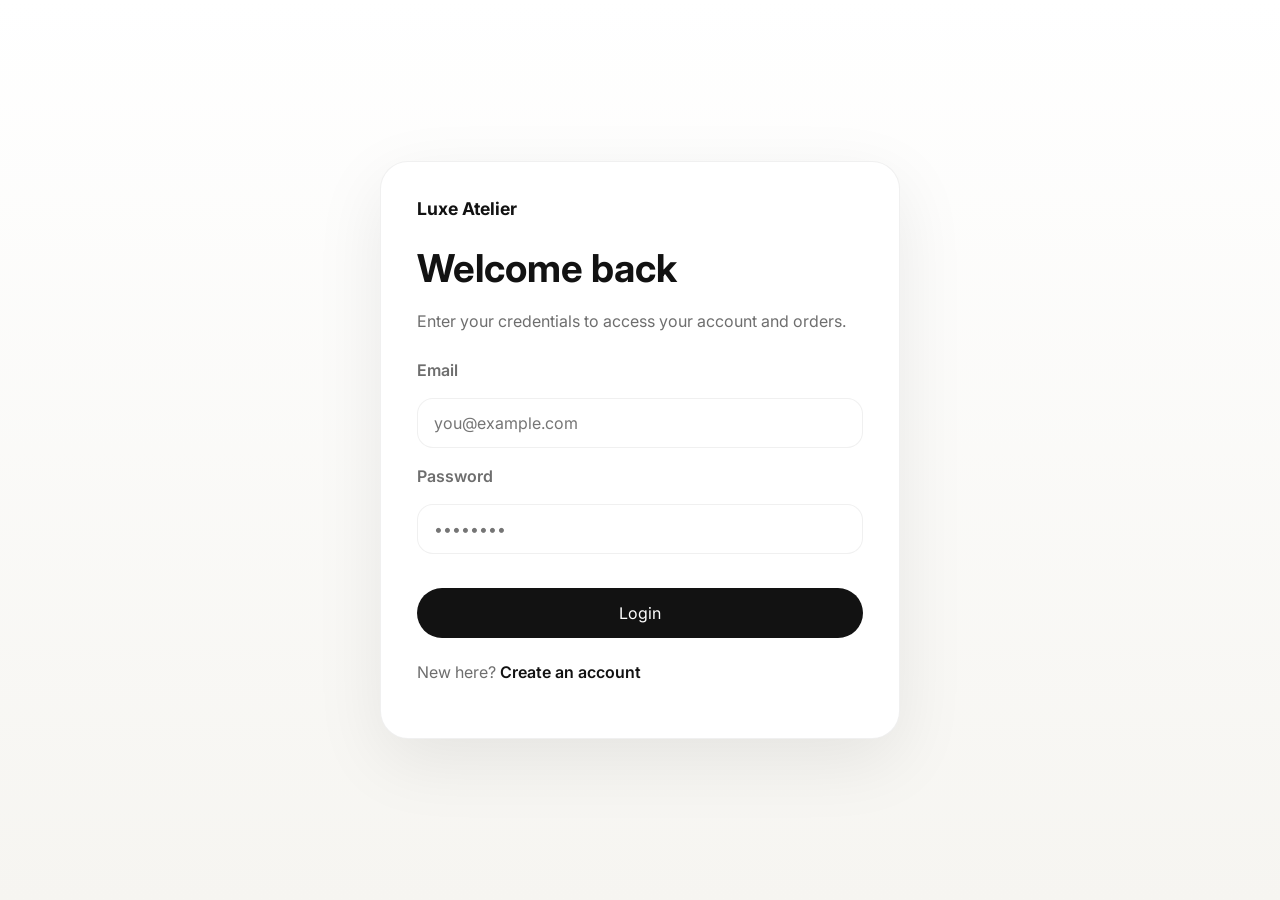
<file: frontend/admin.html>
<!DOCTYPE html>
<html lang="en">
<head>
  <meta charset="UTF-8" />
  <meta name="viewport" content="width=device-width, initial-scale=1.0" />
  <title>Luxury Shop | Admin Dashboard</title>
  <link rel="preconnect" href="https://fonts.googleapis.com" />
  <link rel="preconnect" href="https://fonts.gstatic.com" crossorigin />
  <link href="https://fonts.googleapis.com/css2?family=Inter:wght@400;500;600;700;800&display=swap" rel="stylesheet" />
  <link rel="stylesheet" href="css/styles.css" />
</head>
<body>
  <div class="admin-shell">
    <header class="admin-header soft-border">
      <div>
        <h1>Admin Dashboard</h1>
        <p>Manage products, orders, users and offers.</p>
      </div>
      <div>
        <button id="adminLogout" class="button button-secondary">Logout</button>
      </div>
    </header>

    <main class="admin-main">
      <section class="admin-panel soft-border">
        <h2>Quick Actions</h2>
        <div class="admin-actions">
          <button id="loadProducts" class="button button-primary">Refresh Products</button>
          <button id="loadOrders" class="button button-secondary">View Orders</button>
          <button id="loadUsers" class="button button-secondary">View Users</button>
          <button id="loadNotifications" class="button button-secondary">View Notifications</button>
        </div>
      </section>

      <section class="admin-grid">
        <article class="admin-card soft-border">
          <h3>Add New Product</h3>
          <div class="field-row">
            <label>Name</label>
            <input id="newName" placeholder="Product name" />
          </div>
          <div class="field-row">
            <label>Category</label>
            <select id="newCategory">
              <option>Handbags</option>
              <option>Accessories</option>
              <option>Jewelry</option>
            </select>
          </div>
          <div class="field-row">
            <label>Price</label>
            <input id="newPrice" type="number" min="0" step="0.01" />
          </div>
          <div class="field-row">
            <label>Image URL</label>
            <input id="newImage" placeholder="https://..." />
          </div>
          <div class="field-row">
            <label>Description</label>
            <textarea id="newDescription" rows="3"></textarea>
          </div>
          <div class="field-row two-col">
            <div><label>Stock</label><input id="newStock" type="number" min="0" value="10" /></div>
            <div><label>Best seller</label><input id="newBestSeller" type="checkbox" /></div>
          </div>
          <button id="createProduct" class="button button-primary block">Add product</button>
        </article>

        <article class="admin-card soft-border" id="adminTableSection">
          <h3>Live Management</h3>
          <div id="adminList"></div>
        </article>
      </section>
    </main>
  </div>

  <div id="toast" class="toast"></div>
  <script src="js/admin.js" defer></script>
</body>
</html>
</file>
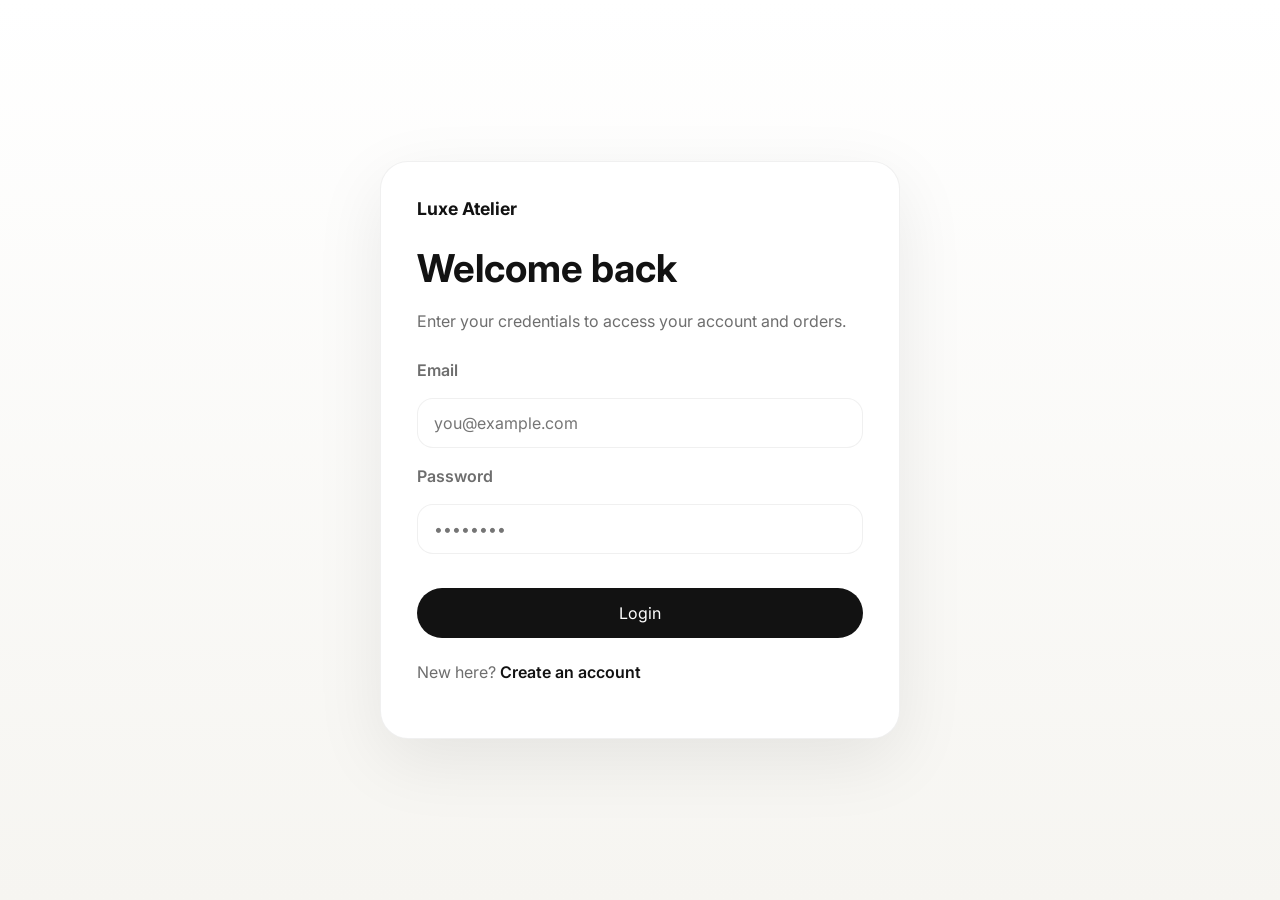
<file: frontend/login.html>
<!DOCTYPE html>
<html lang="en">
<head>
  <meta charset="UTF-8" />
  <meta name="viewport" content="width=device-width, initial-scale=1.0" />
  <title>Luxury Shop | Login</title>
  <link rel="preconnect" href="https://fonts.googleapis.com" />
  <link rel="preconnect" href="https://fonts.gstatic.com" crossorigin />
  <link href="https://fonts.googleapis.com/css2?family=Inter:wght@400;500;600;700;800&display=swap" rel="stylesheet" />
  <link rel="stylesheet" href="css/styles.css" />
</head>
<body>
  <div class="auth-shell">
    <div class="auth-card">
      <div class="auth-brand">
        <a href="index.html">Luxe Atelier</a>
      </div>
      <h1>Welcome back</h1>
      <p>Enter your credentials to access your account and orders.</p>
      <form id="loginForm" class="auth-form">
        <label>Email</label>
        <input id="loginEmail" type="email" placeholder="you@example.com" required />
        <label>Password</label>
        <input id="loginPassword" type="password" placeholder="••••••••" required />
        <button type="submit" class="button button-primary block">Login</button>
      </form>
      <p class="auth-footer">New here? <a href="signup.html">Create an account</a></p>
    </div>
  </div>
  <div id="toast" class="toast"></div>
  <script src="js/auth.js" defer></script>
</body>
</html>
</file>
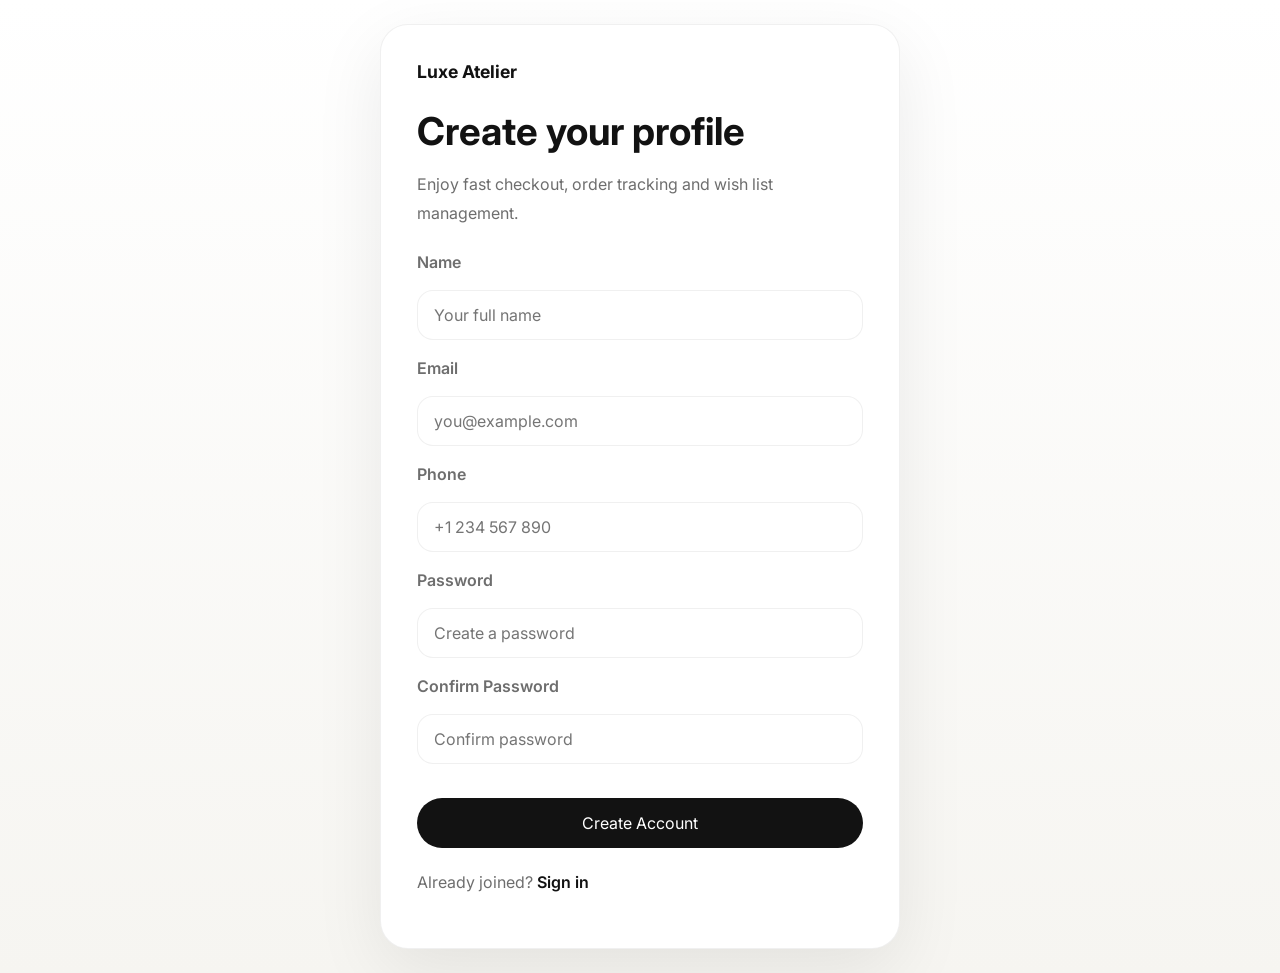
<file: frontend/signup.html>
<!DOCTYPE html>
<html lang="en">
<head>
  <meta charset="UTF-8" />
  <meta name="viewport" content="width=device-width, initial-scale=1.0" />
  <title>Luxury Shop | Sign Up</title>
  <link rel="preconnect" href="https://fonts.googleapis.com" />
  <link rel="preconnect" href="https://fonts.gstatic.com" crossorigin />
  <link href="https://fonts.googleapis.com/css2?family=Inter:wght@400;500;600;700;800&display=swap" rel="stylesheet" />
  <link rel="stylesheet" href="css/styles.css" />
</head>
<body>
  <div class="auth-shell">
    <div class="auth-card">
      <div class="auth-brand">
        <a href="index.html">Luxe Atelier</a>
      </div>
      <h1>Create your profile</h1>
      <p>Enjoy fast checkout, order tracking and wish list management.</p>
      <form id="signupForm" class="auth-form">
        <label>Name</label>
        <input id="signupName" type="text" placeholder="Your full name" required />
        <label>Email</label>
        <input id="signupEmail" type="email" placeholder="you@example.com" required />
        <label>Phone</label>
        <input id="signupPhone" type="tel" placeholder="+1 234 567 890" required />
        <label>Password</label>
        <input id="signupPassword" type="password" placeholder="Create a password" required />
        <label>Confirm Password</label>
        <input id="signupConfirmPassword" type="password" placeholder="Confirm password" required />
        <button type="submit" class="button button-primary block">Create Account</button>
      </form>
      <p class="auth-footer">Already joined? <a href="login.html">Sign in</a></p>
    </div>
  </div>
  <div id="toast" class="toast"></div>
  <script src="js/auth.js" defer></script>
</body>
</html>
</file>
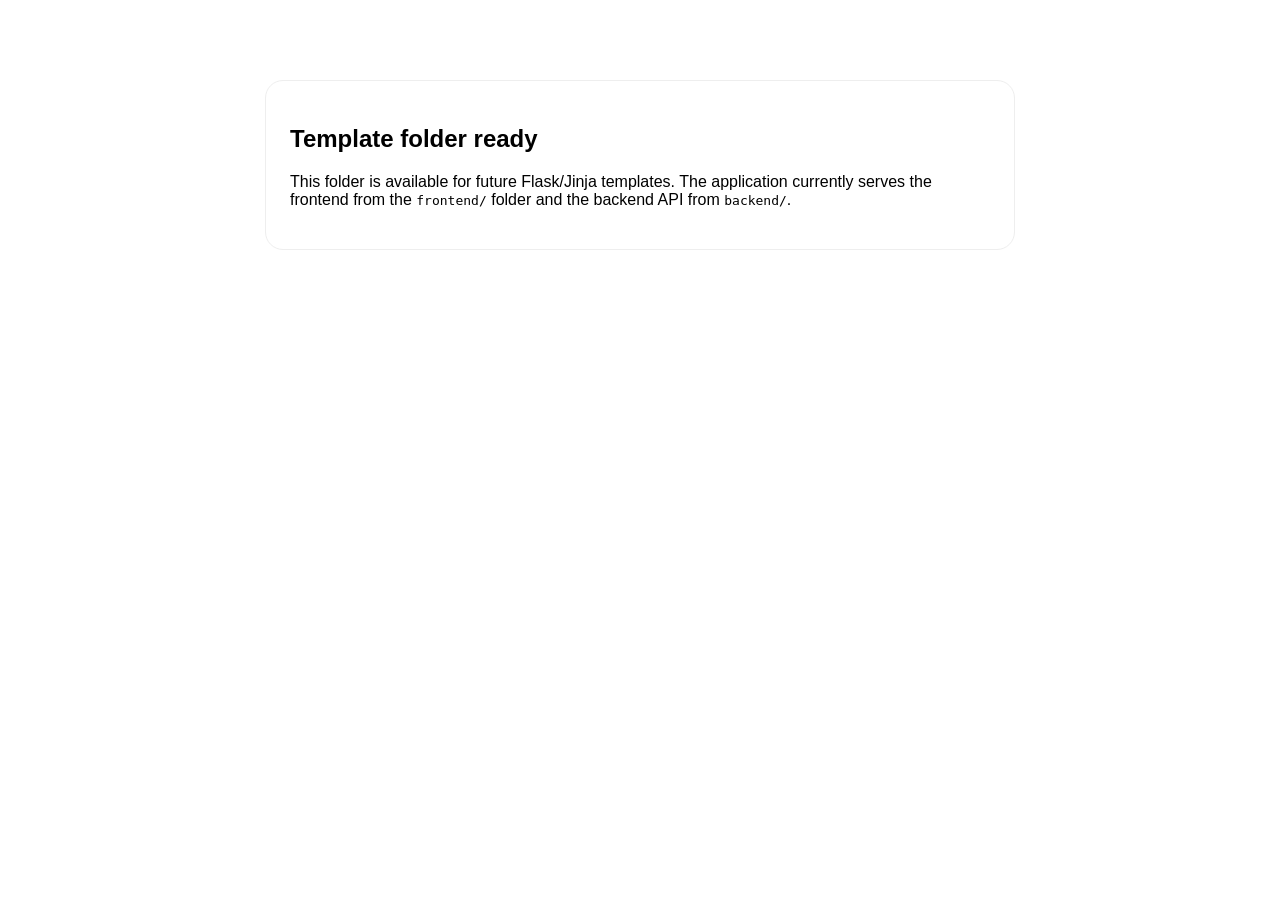
<file: templates/base.html>
<!DOCTYPE html>
<html lang="en">
<head>
  <meta charset="UTF-8" />
  <meta name="viewport" content="width=device-width, initial-scale=1.0" />
  <title>Luxury Shop Template</title>
</head>
<body>
  <main>
    <section style="max-width:700px;margin:80px auto;padding:24px;border:1px solid #eee;border-radius:18px;font-family:Inter, sans-serif;">
      <h1>Template folder ready</h1>
      <p>This folder is available for future Flask/Jinja templates. The application currently serves the frontend from the <code>frontend/</code> folder and the backend API from <code>backend/</code>.</p>
    </section>
  </main>
</body>
</html>
</file>
<file: frontend/css/styles.css>
:root {
  color-scheme: light;
  --bg: #ffffff;
  --text: #121212;
  --muted: #6e6e6e;
  --surface: #ffffff;
  --border: rgba(0, 0, 0, 0.08);
  --border-soft: rgba(0, 0, 0, 0.06);
  --shadow: 0 22px 70px rgba(0, 0, 0, 0.08);
  --radius: 28px;
  --radius-sm: 16px;
  --radius-xs: 12px;
  --accent: #000000;
}

* {
  box-sizing: border-box;
}

html {
  scroll-behavior: smooth;
}

body {
  margin: 0;
  font-family: 'Inter', sans-serif;
  background: var(--bg);
  color: var(--text);
}

button,
input,
textarea,
select {
  font: inherit;
}

a {
  color: inherit;
  text-decoration: none;
}

.page-shell,
.auth-shell,
.admin-shell {
  min-height: 100vh;
}

.site-header,
.auth-card,
.admin-header,
.admin-panel,
.admin-card,
.checkout-form,
.cart-summary,
.detail-info,
.filter-panel,
.section-box,
.summary-box,
.soft-border {
  background: var(--surface);
  border: 1px solid var(--border-soft);
  border-radius: var(--radius);
}

.site-header {
  padding: 32px 24px;
}

.simple-header {
  padding-bottom: 16px;
}

.brand-row,
.hero-actions,
.footer-social,
.rating-block,
.about-items,
.range-fields,
.cart-grid,
.admin-actions,
.field-row.two-col {
  display: flex;
  gap: 16px;
}

.brand-row {
  align-items: center;
  justify-content: space-between;
  flex-wrap: wrap;
  gap: 18px;
}

.brand {
  font-size: 1.2rem;
  font-weight: 700;
  letter-spacing: 0.04em;
}

.nav-links {
  align-items: center;
  gap: 18px;
  display: flex;
  flex-wrap: wrap;
}

.nav-links a {
  font-size: 0.95rem;
  color: var(--muted);
}

.nav-cta {
  padding: 12px 18px;
  border-radius: 999px;
  border: 1px solid var(--border);
}

.nav-ghost {
  color: var(--text);
}

.hero-panel {
  display: grid;
  grid-template-columns: 1.1fr 1fr;
  gap: 40px;
  align-items: center;
  margin-top: 48px;
}

.hero-copy {
  max-width: 560px;
}

.eyebrow {
  display: inline-block;
  margin-bottom: 18px;
  font-size: 0.95rem;
  letter-spacing: 0.12em;
  text-transform: uppercase;
  color: var(--muted);
}

.hero-copy h1 {
  margin: 0;
  font-size: clamp(2.8rem, 4vw, 4.5rem);
  line-height: 0.98;
}

.hero-text {
  color: var(--muted);
  max-width: 520px;
  line-height: 1.8;
  margin: 24px 0;
}

.button {
  border: 1px solid transparent;
  border-radius: 999px;
  padding: 14px 28px;
  cursor: pointer;
  transition: transform 0.25s ease, box-shadow 0.25s ease, background 0.25s ease;
}

.button:hover {
  transform: translateY(-1px);
}

.button-primary {
  background: var(--text);
  color: #fff;
}

.button-secondary {
  background: transparent;
  color: var(--text);
  border-color: var(--border);
}

.block {
  width: 100%;
}

.hero-image {
  position: relative;
  min-height: 520px;
  border-radius: var(--radius);
  overflow: hidden;
}

.hero-slide {
  position: absolute;
  inset: 0;
  background-size: cover;
  background-position: center;
  opacity: 0;
  transition: opacity 0.9s ease;
}

.hero-slide.active {
  opacity: 1;
}

.hero-tag {
  position: absolute;
  left: 24px;
  bottom: 24px;
  padding: 10px 18px;
  background: rgba(255,255,255,0.9);
  color: var(--text);
  border-radius: 999px;
  font-size: 0.9rem;
  letter-spacing: 0.08em;
}

.search-section {
  padding: 32px 24px;
}

.search-box {
  max-width: 900px;
  margin: 0 auto;
  display: grid;
  grid-template-columns: 1fr auto;
  gap: 12px;
  border: 1px solid var(--border-soft);
  border-radius: var(--radius-sm);
  padding: 14px 18px;
  background: #fafafa;
}

.search-box i {
  color: var(--muted);
  align-self: center;
}

.search-box input {
  border: none;
  outline: none;
  background: transparent;
  font-size: 1rem;
}

.search-box button {
  min-width: 130px;
}

.section-grid {
  max-width: 1200px;
  margin: 0 auto;
  padding: 32px 24px;
}

.section-label span {
  color: var(--muted);
  letter-spacing: 0.15em;
  text-transform: uppercase;
  font-size: 0.8rem;
}

.section-label h2 {
  margin: 10px 0 0;
  font-size: 2rem;
}

.cards-grid,
.products-grid,
.testimonial-grid,
.offers-grid,
.about-items,
.suggestion-panel .cards-grid,
.admin-grid {
  display: grid;
  gap: 24px;
}

.cards-grid {
  grid-template-columns: repeat(auto-fit, minmax(240px, 1fr));
}

.product-card,
.offer-card,
.testimonial-card,
.suggestion-card,
.admin-card,
.cart-item,
.summary-box,
.detail-info,
.filter-panel,
.cart-summary,
.checkout-form,
.admin-panel,
.checkout-form {
  border-radius: var(--radius);
}

.product-card,
.suggestion-card {
  padding: 22px;
  border: 1px solid var(--border-soft);
  background: var(--surface);
  position: relative;
  overflow: hidden;
}

.product-card img,
.detail-gallery img {
  width: 100%;
  border-radius: var(--radius-sm);
  object-fit: cover;
}

.product-card h3,
.suggestion-card h3,
.offer-card h3,
.admin-card h3,
.section-box h2,
.cart-summary h3,
.checkout-form h2 {
  margin: 0 0 14px;
}

.product-card p,
.offer-card p,
.testimonial-card p,
.detail-info p,
.suggestion-card p {
  color: var(--muted);
  line-height: 1.8;
}

.product-card .product-footer,
.cart-summary .summary-row,
.admin-actions,
.detail-actions,
.checkout-form .field-row,
.field-row.two-col,
.filter-group,
.rating-block,
.order-preview .preview-row,
.detail-meta {
  display: flex;
  align-items: center;
  justify-content: space-between;
  gap: 12px;
}

.product-card .product-footer {
  margin-top: 18px;
}

.product-card button,
.suggestion-card button,
.cart-item button,
.detail-actions button,
.auth-form button {
  margin-top: 16px;
}

.offer-card,
.testimonial-card,
.admin-card,
.cart-item,
.summary-box,
.checkout-form,
.filter-panel,
.detail-info,
.admin-panel {
  padding: 24px;
}

.offer-card {
  display: grid;
  gap: 12px;
  border-radius: var(--radius-sm);
}

.offer-card h3 {
  margin-bottom: 0;
}

.testimonial-grid {
  grid-template-columns: repeat(auto-fit, minmax(240px, 1fr));
}

.testimonial-card {
  padding: 28px;
  background: #fafafa;
}

.about-grid {
  display: grid;
  grid-template-columns: 1fr 1fr;
  gap: 28px;
}

.about-items {
  flex-direction: column;
}

.about-items div {
  padding: 18px;
  background: #fafafa;
  border-radius: var(--radius-sm);
}

.contact-box {
  text-align: center;
  padding: 40px 28px;
}

.contact-box a {
  display: inline-block;
  color: var(--text);
  margin: 10px 10px 0 0;
}

.site-footer,
.simple-footer {
  padding: 24px;
  color: var(--muted);
  text-align: center;
}

.footer-social {
  justify-content: center;
}

.footer-social a {
  color: var(--muted);
  font-size: 1.1rem;
}

.toast {
  position: fixed;
  right: 24px;
  bottom: 24px;
  min-width: 280px;
  padding: 14px 18px;
  border-radius: 16px;
  background: rgba(18, 18, 18, 0.94);
  color: #fff;
  opacity: 0;
  pointer-events: none;
  transform: translateY(20px);
  transition: opacity 0.25s ease, transform 0.25s ease;
  z-index: 20;
}

.toast.show {
  opacity: 1;
  transform: translateY(0);
}

.auth-shell {
  display: grid;
  place-items: center;
  min-height: 100vh;
  padding: 24px;
  background: linear-gradient(180deg, #ffffff 0%, #f6f5f1 100%);
}

.auth-card {
  width: 100%;
  max-width: 520px;
  background: #fff;
  box-shadow: var(--shadow);
  padding: 36px;
  border-radius: var(--radius);
}

.auth-brand a {
  font-size: 1.1rem;
  font-weight: 700;
}

.auth-card h1 {
  margin: 26px 0 10px;
  font-size: 2.4rem;
}

.auth-card p {
  color: var(--muted);
  line-height: 1.8;
}

.auth-form {
  margin-top: 24px;
  display: grid;
  gap: 18px;
}

.auth-form label {
  font-weight: 600;
  color: var(--muted);
}

.auth-form input,
.auth-form textarea,
.auth-form select {
  width: 100%;
  border: 1px solid var(--border-soft);
  padding: 14px 16px;
  border-radius: var(--radius-sm);
  outline: none;
}

.auth-footer {
  margin-top: 20px;
  color: var(--muted);
}

.auth-footer a {
  color: var(--text);
  font-weight: 600;
}

.product-page-grid,
.detail-grid,
.cart-grid,
.checkout-grid {
  max-width: 1200px;
  margin: 0 auto;
  padding: 24px;
  gap: 24px;
}

.product-page-grid {
  grid-template-columns: 280px 1fr;
}

.filter-panel {
  position: sticky;
  top: 90px;
}

.filter-group,
.field-row {
  display: grid;
  gap: 10px;
  margin-bottom: 18px;
}

.filter-group input,
.filter-group select,
.field-row input,
.field-row textarea,
.field-row select {
  border: 1px solid var(--border-soft);
  border-radius: var(--radius-sm);
  padding: 14px 16px;
}

.range-fields {
  grid-template-columns: 1fr 1fr;
}

.products-grid {
  grid-template-columns: repeat(auto-fit, minmax(280px, 1fr));
}

.product-card {
  display: grid;
  gap: 18px;
}

.product-card img {
  height: 280px;
}

.product-card .product-meta {
  display: flex;
  justify-content: space-between;
  color: var(--muted);
}

.product-card h3 {
  font-size: 1.1rem;
  margin-bottom: 6px;
}

.product-card p {
  min-height: 70px;
}

.product-card .price-tag {
  font-weight: 700;
}

.product-card .product-actions {
  display: flex;
  flex-wrap: wrap;
  gap: 10px;
}

.product-card .button {
  flex: 1;
}

.detail-grid {
  grid-template-columns: 1.1fr 0.9fr;
}

.detail-gallery {
  display: grid;
  gap: 18px;
}

.detail-gallery .gallery-main {
  border-radius: var(--radius);
  height: 520px;
  background-size: cover;
  background-position: center;
}

.detail-gallery .gallery-thumbs {
  display: grid;
  grid-template-columns: repeat(3, 1fr);
  gap: 14px;
}

.detail-gallery .gallery-thumbs button {
  aspect-ratio: 1 / 1;
  border: 1px solid var(--border-soft);
  border-radius: 20px;
  overflow: hidden;
  padding: 0;
  background: transparent;
}

.detail-gallery .gallery-thumbs img {
  width: 100%;
  height: 100%;
  object-fit: cover;
}

.detail-info {
  display: grid;
  gap: 24px;
}

.detail-meta span,
.rating-block span {
  color: var(--muted);
}

.product-price {
  font-size: 2rem;
  font-weight: 700;
  margin: 12px 0 0;
}

.rating-block {
  gap: 12px;
}

.product-description {
  color: var(--muted);
  line-height: 1.85;
}

.detail-actions {
  flex-direction: column;
}

.detail-actions button {
  width: 100%;
}

.suggestion-panel {
  margin-top: 18px;
}

.cart-grid {
  grid-template-columns: 1.4fr 0.6fr;
}

.cart-list {
  display: grid;
  gap: 18px;
}

.cart-item {
  display: grid;
  grid-template-columns: 100px 1fr;
  gap: 16px;
  align-items: center;
}

.cart-item img {
  width: 100px;
  height: 100px;
  object-fit: cover;
  border-radius: 20px;
}

.cart-item-content {
  display: grid;
  gap: 10px;
}

.cart-item .quantity-control,
.cart-item .remove-button {
  display: flex;
  align-items: center;
  gap: 10px;
}

.cart-item .quantity-control input {
  width: 70px;
  border: 1px solid var(--border-soft);
  padding: 10px;
  border-radius: 12px;
}

.summary-box .summary-row {
  justify-content: space-between;
  margin-bottom: 14px;
}

.total-row {
  font-weight: 700;
  font-size: 1.1rem;
}

.empty-state {
  text-align: center;
  padding: 48px 24px;
  border-radius: var(--radius-sm);
  background: #fafafa;
  color: var(--muted);
}

.checkout-grid {
  grid-template-columns: 1.1fr 0.9fr;
}

.checkout-form {
  display: grid;
  gap: 20px;
}

.checkout-form h2 {
  margin: 0;
}

.order-preview {
  display: grid;
  gap: 14px;
}

.order-preview .preview-row {
  display: flex;
  justify-content: space-between;
  gap: 14px;
  color: var(--muted);
}

.admin-shell {
  padding: 24px;
  background: #f8f7f5;
}

.admin-header,
.admin-panel,
.admin-card {
  margin-bottom: 24px;
}

.admin-header {
  display: flex;
  justify-content: space-between;
  align-items: center;
  padding: 26px;
}

.admin-main {
  display: grid;
  gap: 24px;
}

.admin-actions {
  flex-wrap: wrap;
}

.admin-grid {
  grid-template-columns: 1.4fr 1fr;
  gap: 24px;
}

.field-row label {
  font-weight: 600;
  color: var(--muted);
}

.field-row input,
.field-row textarea,
.field-row select {
  width: 100%;
  border: 1px solid var(--border-soft);
  border-radius: var(--radius-sm);
  padding: 14px 16px;
}

.field-row.two-col {
  align-items: flex-end;
}

.field-row.two-col > div {
  width: 100%;
}

.admin-card .field-row {
  margin-bottom: 14px;
}

.admin-card #adminList {
  display: grid;
  gap: 16px;
}

.admin-card table {
  width: 100%;
  border-collapse: collapse;
}

.admin-card table th,
.admin-card table td {
  padding: 12px;
  border-bottom: 1px solid var(--border-soft);
  text-align: left;
}

.admin-card table th {
  font-weight: 700;
}

@media (max-width: 900px) {
  .hero-panel,
  .product-page-grid,
  .detail-grid,
  .cart-grid,
  .checkout-grid,
  .admin-grid,
  .about-grid {
    grid-template-columns: 1fr;
  }

  .brand-row,
  .hero-actions,
  .footer-social,
  .about-items,
  .range-fields,
  .field-row.two-col,
  .admin-actions {
    flex-direction: column;
  }

  .hero-image {
    min-height: 360px;
  }

  .auth-card,
  .site-header {
    padding: 24px;
  }
}

@media (max-width: 600px) {
  .search-box {
    grid-template-columns: 1fr;
  }

  .brand-row {
    gap: 12px;
  }

  .product-card img,
  .detail-gallery .gallery-main {
    height: 300px;
  }
}
</file>
